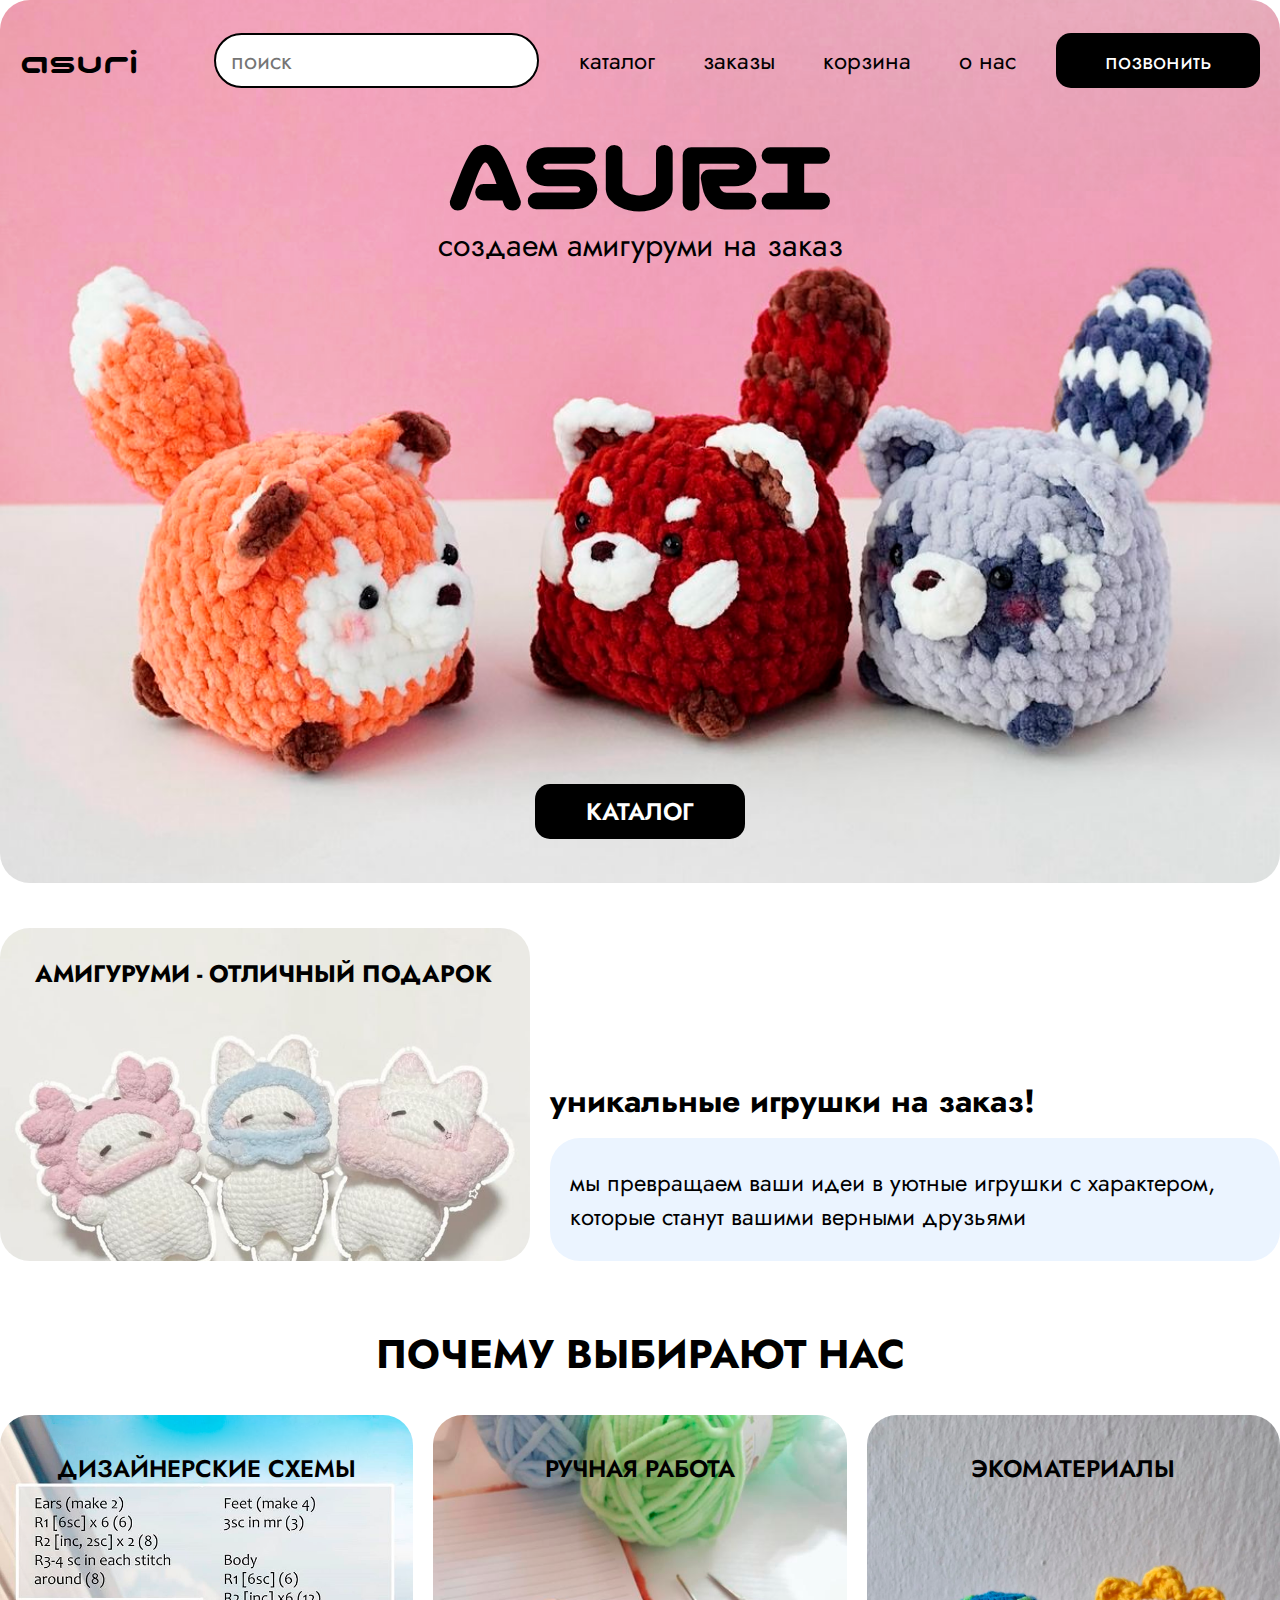
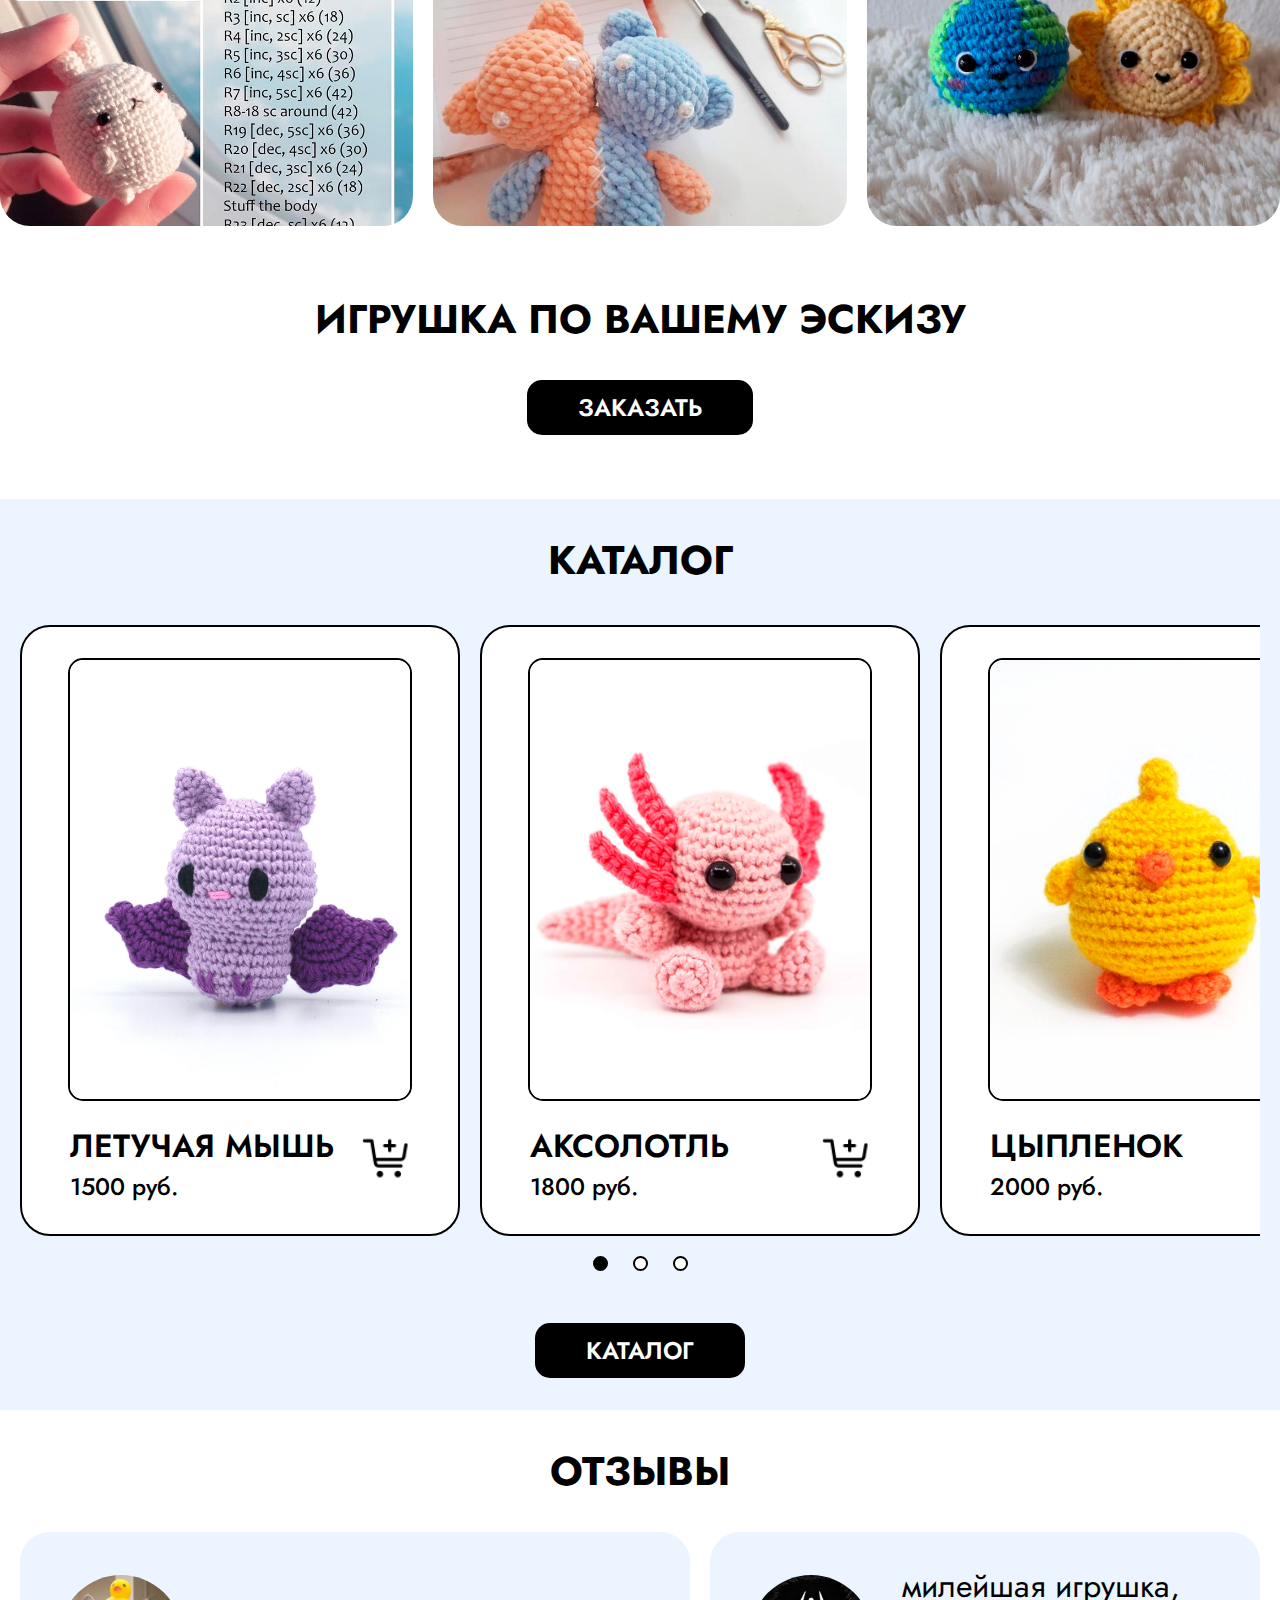
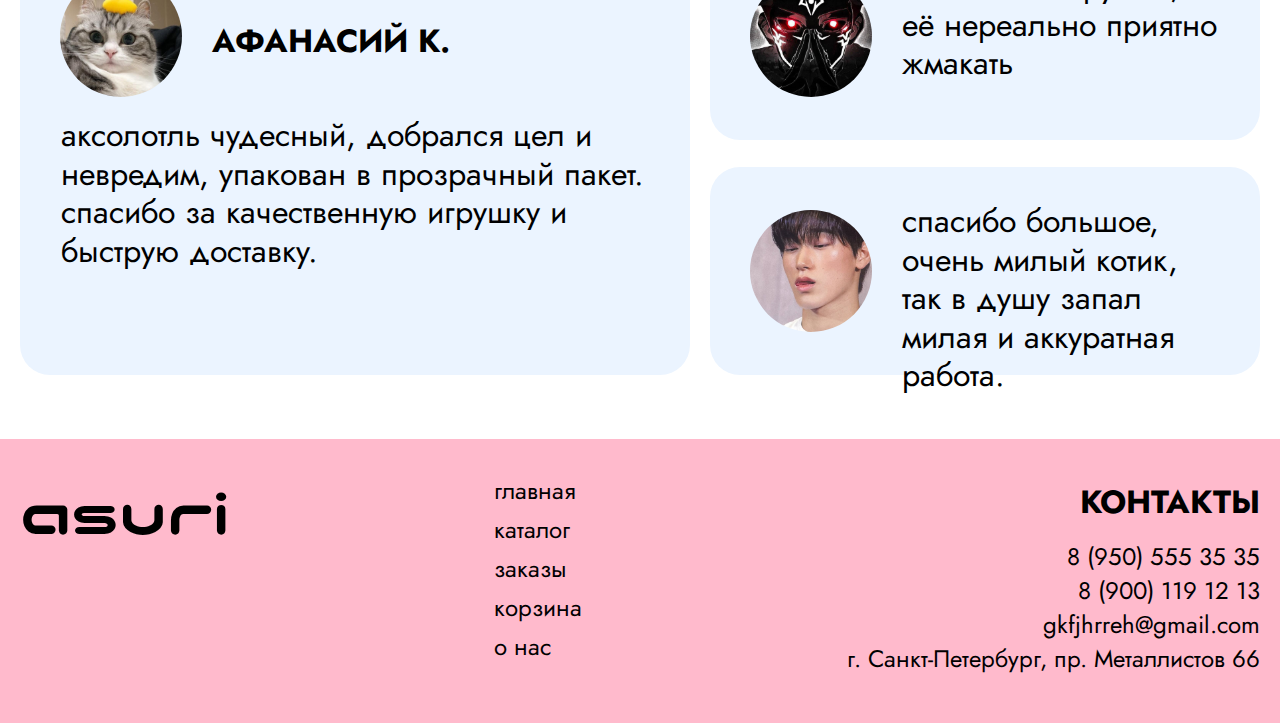
<file: index.html>
﻿<!DOCTYPE html>
<html lang="ru">
<head>
    <meta charset="UTF-8">
    <meta name="viewport" content="width=device-width, initial-scale=1.0">
    <title>ASURI | главная</title>
    <link href="https://fonts.googleapis.com/css2?family=Jost:wght@400;500;600;700&display=swap&subset=cyrillic" rel="stylesheet">
    <link rel="stylesheet" href="style.css">
</head>
<body>
    <div class="figure-container">
        <button class="catalog-btn">каталог</button>
    </div>

    <header class="header">
        <a href="index.html" class="logo">asuri</a>

        <div class="header-content">
            <input type="text" class="search-input" placeholder="поиск">
            <nav class="navigation">
                <a href="cataloge.html" class="nav-link">каталог</a>
                <a href="zakaz.html" class="nav-link">заказы</a>
                <a href="#" class="nav-link">корзина</a>
                <a href="#" class="nav-link">о нас</a>
            </nav>
            <button class="callback-btn">позвонить</button>
        </div>

        <button class="menu-toggle" id="menuToggle">
            <span></span>
            <span></span>
            <span></span>
        </button>
    </header>

    <h2 class="main-title">ASURI</h2>
    <p class="subtitle">создаем амигуруми на заказ</p>

    <main>
        <div class="content-block">
            <div class="content-wrapper">
                <figure class="image-section">
                    <img src="images/f1.jpg" alt="Амигуруми" class="content-image">
                    <figcaption class="image-overlay-text">АМИГУРУМИ - ОТЛИЧНЫЙ ПОДАРОК</figcaption>
                </figure>
                <section class="text-content">
                    <h3 class="unique-title">уникальные игрушки на заказ!</h3>
                    <div class="description-box">
                        <p class="description-text">мы превращаем ваши идеи в уютные игрушки с характером, которые станут вашими верными друзьями</p>
                    </div>
                </section>
            </div>
        </div>

            <section class="features">
                <h2 class="features-title">ПОЧЕМУ ВЫБИРАЮТ НАС</h2>
                <div class="features-container">
                    <figure class="feature-item">
                        <img src="images/sx.png" alt="Дизайнерские схемы" class="feature-image">
                        <figcaption class="feature-text">ДИЗАЙНЕРСКИЕ СХЕМЫ</figcaption>
                    </figure>
                    <figure class="feature-item">
                        <img src="images/rr.png" alt="Ручная работа" class="feature-image">
                        <figcaption class="feature-text">РУЧНАЯ РАБОТА</figcaption>
                    </figure>
                    <figure class="feature-item">
                        <img src="images/eco.png" alt="Экоматериалы" class="feature-image">
                        <figcaption class="feature-text">ЭКОМАТЕРИАЛЫ</figcaption>
                    </figure>
                </div>
            </section>

            <section class="custom-order-section">
                <h2 class="custom-order-title">ИГРУШКА ПО ВАШЕМУ ЭСКИЗУ</h2>
                <button class="order-btn">ЗАКАЗАТЬ</button>
            </section>

            <section class="catalog-section">
                <h2 class="catalog-title">КАТАЛОГ</h2>
                <div class="products-carousel">
                    <div class="carousel-track" id="carouselTrack">

                        <article class="product-card">
                            <img src="images/k1.png" alt="ЛЕТУЧАЯ МЫШЬ" class="product-image">
                            <h3 class="product-name">ЛЕТУЧАЯ МЫШЬ</h3>
                            <p class="product-price">1500 руб.</p>
                            <button class="cart-btn">
                                <img src="images/kor.svg" alt="иконка" class="cart-icon">
                            </button>
                        </article>

                        <article class="product-card">
                            <img src="images/k2.png" alt="АКСОЛОТЛЬ" class="product-image">
                            <h3 class="product-name">АКСОЛОТЛЬ</h3>
                            <p class="product-price">1800 руб.</p>
                            <button class="cart-btn">
                                <img src="images/kor.svg" alt="иконка" class="cart-icon">
                            </button>
                        </article>

                        <article class="product-card">
                            <img src="images/k3.png" alt="ЦЫПЛЕНОК" class="product-image">
                            <h3 class="product-name">ЦЫПЛЕНОК</h3>
                            <p class="product-price">2000 руб.</p>
                            <button class="cart-btn">
                                <img src="images/kor.svg" alt="иконка" class="cart-icon">
                            </button>
                        </article>

                        <article class="product-card">
                            <img src="images/k4.png" alt="АКУЛА" class="product-image">
                            <h3 class="product-name">АКУЛА</h3>
                            <p class="product-price">1700 руб.</p>
                            <button class="cart-btn">
                                <img src="images/kor.svg" alt="иконка" class="cart-icon">
                            </button>
                        </article>

                        <article class="product-card">
                            <img src="images/k5.png" alt="КОТИК" class="product-image">
                            <h3 class="product-name">КОТИК</h3>
                            <p class="product-price">1900 руб.</p>
                            <button class="cart-btn">
                                <img src="images/kor.svg" alt="иконка" class="cart-icon">
                            </button>
                        </article>

                        <article class="product-card">
                            <img src="images/k6.png" alt="ЗАЯЦ" class="product-image">
                            <h3 class="product-name">ЗАЯЦ</h3>
                            <p class="product-price">1600 руб.</p>
                            <button class="cart-btn">
                                <img src="images/kor.svg" alt="иконка" class="cart-icon">
                            </button>
                        </article>

                        <article class="product-card">
                            <img src="images/k7.png" alt="ПИНГВИН" class="product-image">
                            <h3 class="product-name">ПИНГВИН</h3>
                            <p class="product-price">2100 руб.</p>
                            <button class="cart-btn">
                                <img src="images/kor.svg" alt="иконка" class="cart-icon">
                            </button>
                        </article>

                        <article class="product-card">
                            <img src="images/k8.png" alt="КРАБ" class="product-image">
                            <h3 class="product-name">КРАБ</h3>
                            <p class="product-price">1750 руб.</p>
                            <button class="cart-btn">
                                <img src="images/kor.svg" alt="иконка" class="cart-icon">
                            </button>
                        </article>

                        <article class="product-card">
                            <img src="images/k2.png" alt="АКСОЛОТЛЬ" class="product-image">
                            <h3 class="product-name">АКСОЛОТЛЬ</h3>
                            <p class="product-price">1950 руб.</p>
                            <button class="cart-btn">
                                <img src="images/kor.svg" alt="иконка" class="cart-icon">
                            </button>
                        </article>
                    </div>

                    <nav class="pagination">
                        <button class="pagination-dot active" data-slide="0"></button>
                        <button class="pagination-dot" data-slide="1"></button>
                        <button class="pagination-dot" data-slide="2"></button>
                    </nav>
                </div>
                <button class="catalog-section-btn">каталог</button>
            </section>

            <section class="reviews-section">
                <h2 class="reviews-title">ОТЗЫВЫ</h2>
                <div class="reviews-content">
                    <article class="review-block large">
                        <img src="images/a1.jpg" alt="Аватар" class="review-avatar">
                        <h3 class="review-author">АФАНАСИЙ К.</h3>
                        <p class="review-text">аксолотль чудесный, добрался цел и невредим, упакован в прозрачный пакет. спасибо за качественную игрушку и быструю доставку.</p>
                    </article>

                    <div class="review-column">
                        <div class="review-block small">
                            <img src="images/a2.jpg" alt="Аватар" class="review-avatar">
                            <p class="review-text">милейшая игрушка, её нереально приятно жмакать</p>
                        </div>
                        <div class="review-block small">
                            <img src="images/a3.jpg" alt="Аватар" class="review-avatar">
                            <p class="review-text">спасибо большое, очень милый котик, так в душу запал милая и аккуратная работа.</p>
                        </div>
                    </div>
                </div>
            </section>
</main>

    <footer class="footer">
        <div class="footer-content">
            <div class="footer-logo">asuri</div>

            <nav class="footer-nav">
                <a href="index.html" class="footer-nav-item">главная</a>
                <a href="cataloge.html" class="footer-nav-item">каталог</a>
                <a href="zakaz.html" class="footer-nav-item">заказы</a>
                <a href="#" class="footer-nav-item">корзина</a>
                <a href="#" class="footer-nav-item">о нас</a>
            </nav>


            <div class="footer-contacts">
                <h3 class="contacts-title">КОНТАКТЫ</h3>
                <p class="contact-item">8 (950) 555 35 35</p>
                <p class="contact-item">8 (900) 119 12 13</p>
                <p class="contact-item">gkfjhrreh@gmail.com</p>
                <p class="contact-item">г. Санкт-Петербург, пр. Металлистов 66</p>
            </div>
        </div>
    </footer>

    <script>
        document.getElementById('menuToggle').addEventListener('click', function () {
            document.querySelector('.header-content').classList.toggle('active');
            this.classList.toggle('active');
        });

        document.addEventListener('DOMContentLoaded', function () {
            const track = document.getElementById('carouselTrack');
            const dotsContainer = document.querySelector('.pagination');
            const cardWidth = 440 + 20;

            if (!track || !dotsContainer) return;

            function initCarousel() {
                const containerWidth = track.parentElement.offsetWidth;
                let visibleCards;

                if (containerWidth >= 1200) {
                    visibleCards = 3;
                } else if (containerWidth >= 768) {
                    visibleCards = 2;
                } else {
                    visibleCards = 1;
                }

                const totalCards = track.children.length;
                const totalSlides = Math.ceil(totalCards / visibleCards);

                updatePagination(totalSlides);

                const dots = document.querySelectorAll('.pagination-dot');
                dots.forEach(dot => {
                    dot.addEventListener('click', function () {
                        const slideIndex = parseInt(this.getAttribute('data-slide'));
                        const translateX = -slideIndex * visibleCards * cardWidth;
                        track.style.transform = `translateX(${translateX}px)`;

                        dots.forEach(d => d.classList.remove('active'));
                        this.classList.add('active');
                    });
                });
            }

            function updatePagination(totalSlides) {
                dotsContainer.innerHTML = '';

                for (let i = 0; i < totalSlides; i++) {
                    const dot = document.createElement('button');
                    dot.className = 'pagination-dot' + (i === 0 ? ' active' : '');
                    dot.setAttribute('data-slide', i);
                    dotsContainer.appendChild(dot);
                }
            }

            initCarousel();
            window.addEventListener('resize', initCarousel);
        });
    </script>
</body>
</html>
</file>
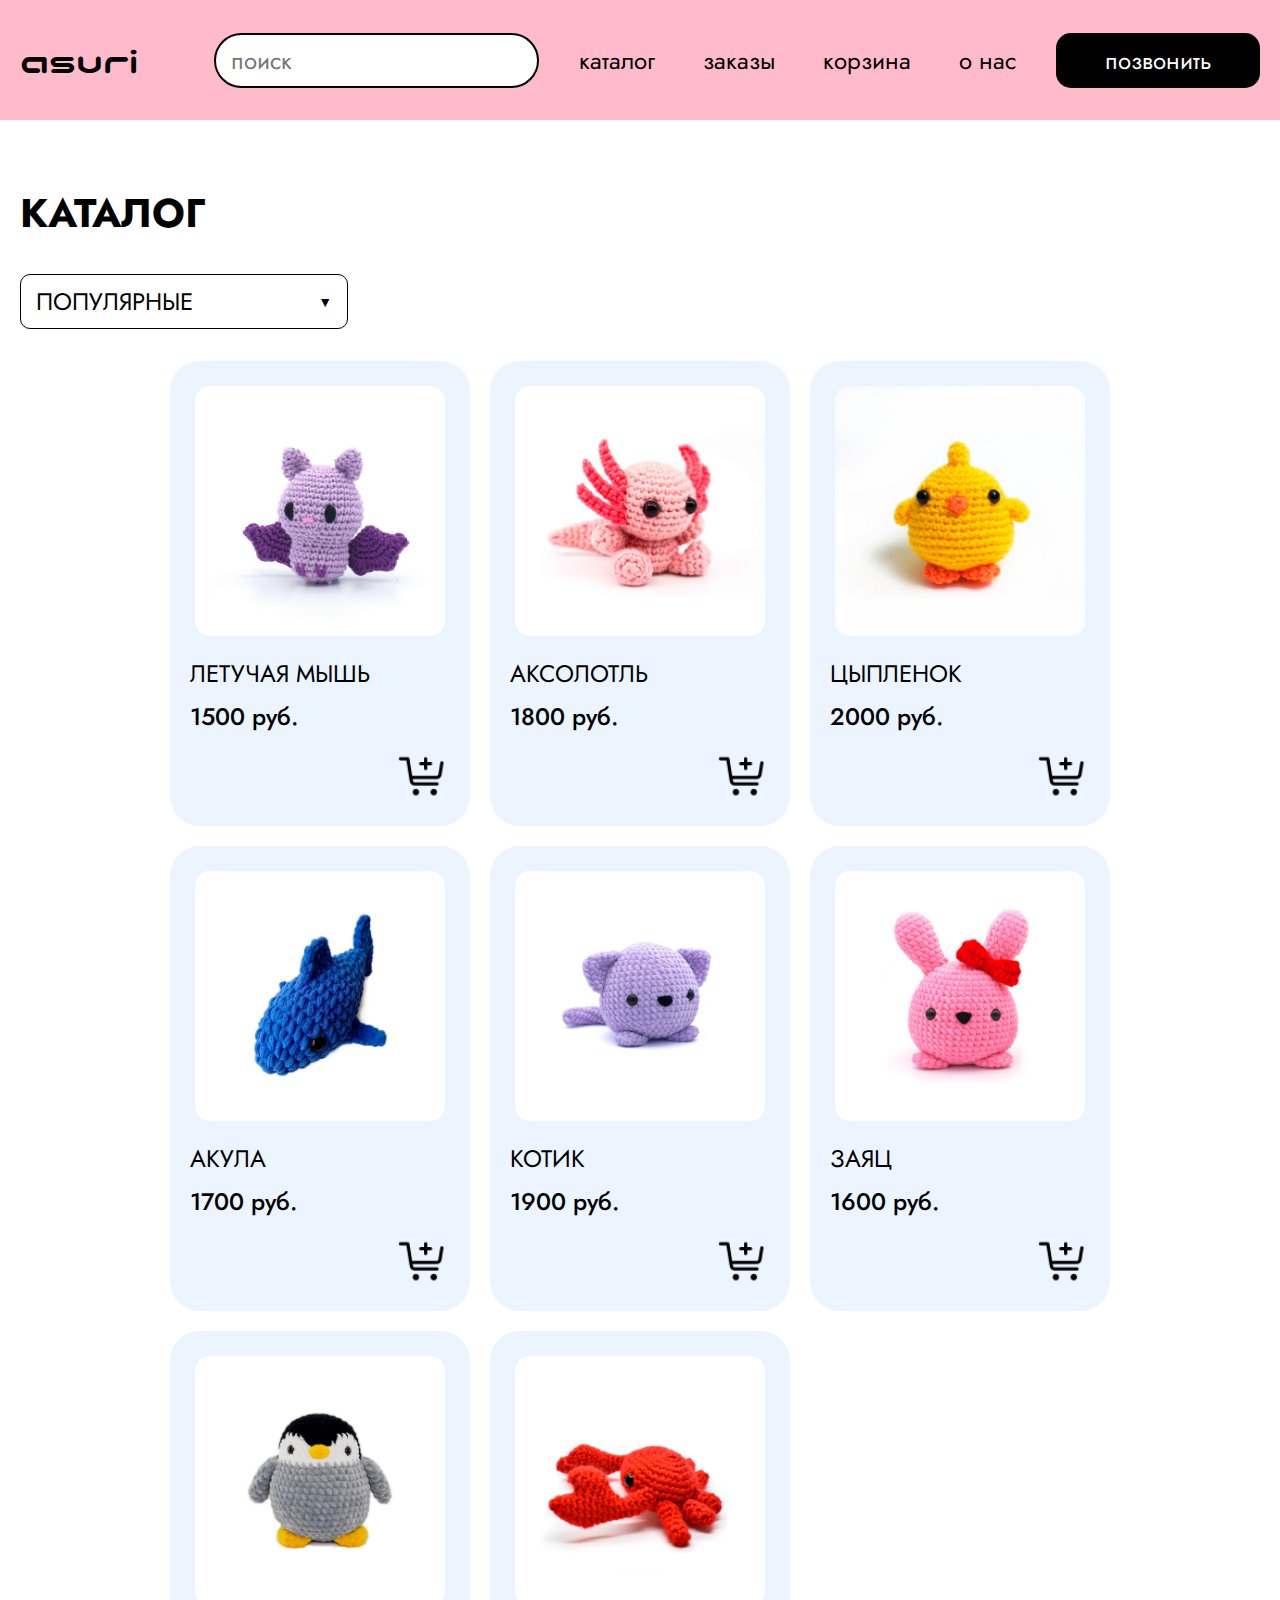
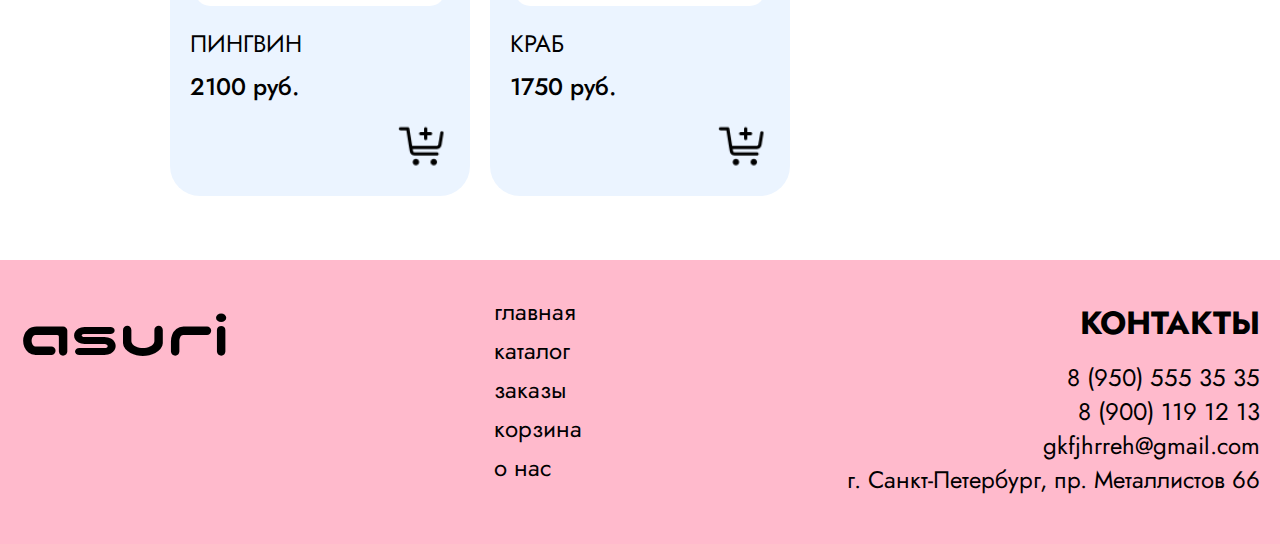
<file: cataloge.html>
<!DOCTYPE html>
<html lang="ru">
<head>
    <meta charset="UTF-8">
    <meta name="viewport" content="width=device-width, initial-scale=1.0">
    <title>ASURI | каталог</title>
    <link href="https://fonts.googleapis.com/css2?family=Jost:wght@400;500;600;700&display=swap&subset=cyrillic" rel="stylesheet">
    <link rel="stylesheet" href="stylecataloge.css">
</head>
<body>
    <header class="header">
        <div class="header-background">
            <div class="header-content-wrapper">
                <a href="index.html" class="logo">asuri</a>

                <div class="header-content">
                    <input type="text" class="search-input" placeholder="поиск">
                    <nav class="navigation">
                        <a href="cataloge.html" class="nav-link">каталог</a>
                        <a href="zakaz.html" class="nav-link">заказы</a>
                        <a href="#" class="nav-link">корзина</a>
                        <a href="#" class="nav-link">о нас</a>
                    </nav>
                    <button class="callback-btn">позвонить</button>
                </div>
            </div>
        </div>
    </header>

    <main class="catalog-page">
        <h2 class="catalog-title">КАТАЛОГ</h2>

        <div class="dropdown">
            <button class="dropdown-toggle" id="dropdownToggle">ПОПУЛЯРНЫЕ</button>
            <div class="dropdown-menu" id="dropdownMenu">
                <a href="#" class="dropdown-item">популярные</a>
                <a href="#" class="dropdown-item">новые</a>
                <a href="#" class="dropdown-item">дешевле</a>
                <a href="#" class="dropdown-item">дороже</a>
            </div>
        </div>

        <div class="catalog-grid">
            <article class="catalog-card">
                <img src="images/k1.png" alt="ЛЕТУЧАЯ МЫШЬ" class="catalog-image">
                <h3 class="catalog-name">ЛЕТУЧАЯ МЫШЬ</h3>
                <p class="catalog-price">1500 руб.</p>
                <button class="catalog-cart-btn">
                    <img src="images/kor.svg" alt="иконка корзины" class="cart-icon cart-icon-default">
                    <img src="images/korz.svg" alt="иконка добавлено" class="cart-icon cart-icon-active">
                </button>
            </article>

            <article class="catalog-card">
                <img src="images/k2.png" alt="АКСОЛОТЛЬ" class="catalog-image">
                <h3 class="catalog-name">АКСОЛОТЛЬ</h3>
                <p class="catalog-price">1800 руб.</p>
                <button class="catalog-cart-btn">
                    <img src="images/kor.svg" alt="иконка корзины" class="cart-icon cart-icon-default">
                    <img src="images/korz.svg" alt="иконка добавлено" class="cart-icon cart-icon-active">
                </button>
            </article>

            <article class="catalog-card">
                <img src="images/k3.png" alt="ЦЫПЛЕНОК" class="catalog-image">
                <h3 class="catalog-name">ЦЫПЛЕНОК</h3>
                <p class="catalog-price">2000 руб.</p>
                <button class="catalog-cart-btn">
                    <img src="images/kor.svg" alt="иконка корзины" class="cart-icon cart-icon-default">
                    <img src="images/korz.svg" alt="иконка добавлено" class="cart-icon cart-icon-active">
                </button>
            </article>

                <article class="catalog-card">
                    <img src="images/k4.png" alt="АКУЛА" class="catalog-image">
                    <h3 class="catalog-name">АКУЛА</h3>
                    <p class="catalog-price">1700 руб.</p>
                    <button class="catalog-cart-btn">
                        <img src="images/kor.svg" alt="иконка корзины" class="cart-icon cart-icon-default">
                        <img src="images/korz.svg" alt="иконка добавлено" class="cart-icon cart-icon-active">
                    </button>
                </article>

                <article class="catalog-card">
                    <img src="images/k5.png" alt="КОТИК" class="catalog-image">
                    <h3 class="catalog-name">КОТИК</h3>
                    <p class="catalog-price">1900 руб.</p>
                    <button class="catalog-cart-btn">
                        <img src="images/kor.svg" alt="иконка корзины" class="cart-icon cart-icon-default">
                        <img src="images/korz.svg" alt="иконка добавлено" class="cart-icon cart-icon-active">
                    </button>
                </article>

                <article class="catalog-card">
                    <img src="images/k6.png" alt="ЗАЯЦ" class="catalog-image">
                    <h3 class="catalog-name">ЗАЯЦ</h3>
                    <p class="catalog-price">1600 руб.</p>
                    <button class="catalog-cart-btn">
                        <img src="images/kor.svg" alt="иконка корзины" class="cart-icon cart-icon-default">
                        <img src="images/korz.svg" alt="иконка добавлено" class="cart-icon cart-icon-active">
                    </button>
                </article>

                <article class="catalog-card">
                    <img src="images/k7.png" alt="ПИНГВИН" class="catalog-image">
                    <h3 class="catalog-name">ПИНГВИН</h3>
                    <p class="catalog-price">2100 руб.</p>
                    <button class="catalog-cart-btn">
                        <img src="images/kor.svg" alt="иконка корзины" class="cart-icon cart-icon-default">
                        <img src="images/korz.svg" alt="иконка добавлено" class="cart-icon cart-icon-active">
                    </button>
                </article>

                <article class="catalog-card">
                    <img src="images/k8.png" alt="КРАБ" class="catalog-image">
                    <h3 class="catalog-name">КРАБ</h3>
                    <p class="catalog-price">1750 руб.</p>
                    <button class="catalog-cart-btn">
                        <img src="images/kor.svg" alt="иконка корзины" class="cart-icon cart-icon-default">
                        <img src="images/korz.svg" alt="иконка добавлено" class="cart-icon cart-icon-active">
                    </button>
                </article>
        </div>
    </main>

    <footer class="footer">
        <div class="footer-content">
            <div class="footer-logo">asuri</div>

            <nav class="footer-nav">
                <a href="index.html" class="footer-nav-item">главная</a>
                <a href="cataloge.html" class="footer-nav-item">каталог</a>
                <a href="zakaz.html" class="footer-nav-item">заказы</a>
                <a href="#" class="footer-nav-item">корзина</a>
                <a href="#" class="footer-nav-item">о нас</a>
            </nav>

            <div class="footer-contacts">
                <h3 class="contacts-title">КОНТАКТЫ</h3>
                <p class="contact-item">8 (950) 555 35 35</p>
                <p class="contact-item">8 (900) 119 12 13</p>
                <p class="contact-item">gkfjhrreh@gmail.com</p>
                <p class="contact-item">г. Санкт-Петербург, пр. Металлистов 66</p>
            </div>
        </div>
    </footer>

    <script>
        // дропдаун
        const dropdownToggle = document.getElementById('dropdownToggle');
        const dropdownMenu = document.getElementById('dropdownMenu');

        dropdownToggle.addEventListener('click', function () {
            this.classList.toggle('active');
            dropdownMenu.classList.toggle('active');
        });

        // закрытие дропдауна при клике вне его
        document.addEventListener('click', function (event) {
            if (!dropdownToggle.contains(event.target) && !dropdownMenu.contains(event.target)) {
                dropdownToggle.classList.remove('active');
                dropdownMenu.classList.remove('active');
            }
        });

        // обработка выбора пункта
        const dropdownItems = document.querySelectorAll('.dropdown-item');
        dropdownItems.forEach(item => {
            item.addEventListener('click', function (e) {
                e.preventDefault();
                dropdownToggle.textContent = this.textContent;
                dropdownToggle.classList.remove('active');
                dropdownMenu.classList.remove('active');
            });
        });

        // анимация
        const cartButtons = document.querySelectorAll('.catalog-cart-btn');

        cartButtons.forEach(button => {
            button.addEventListener('click', function () {
                // состояние актив/неактив
                this.classList.toggle('active');

                // анимация
                this.classList.add('animate');

                // убирается класс анимации после завершения
                setTimeout(() => {
                    this.classList.remove('animate');
                }, 400);
            });
        });
    </script>
</body>
</html>
</file>
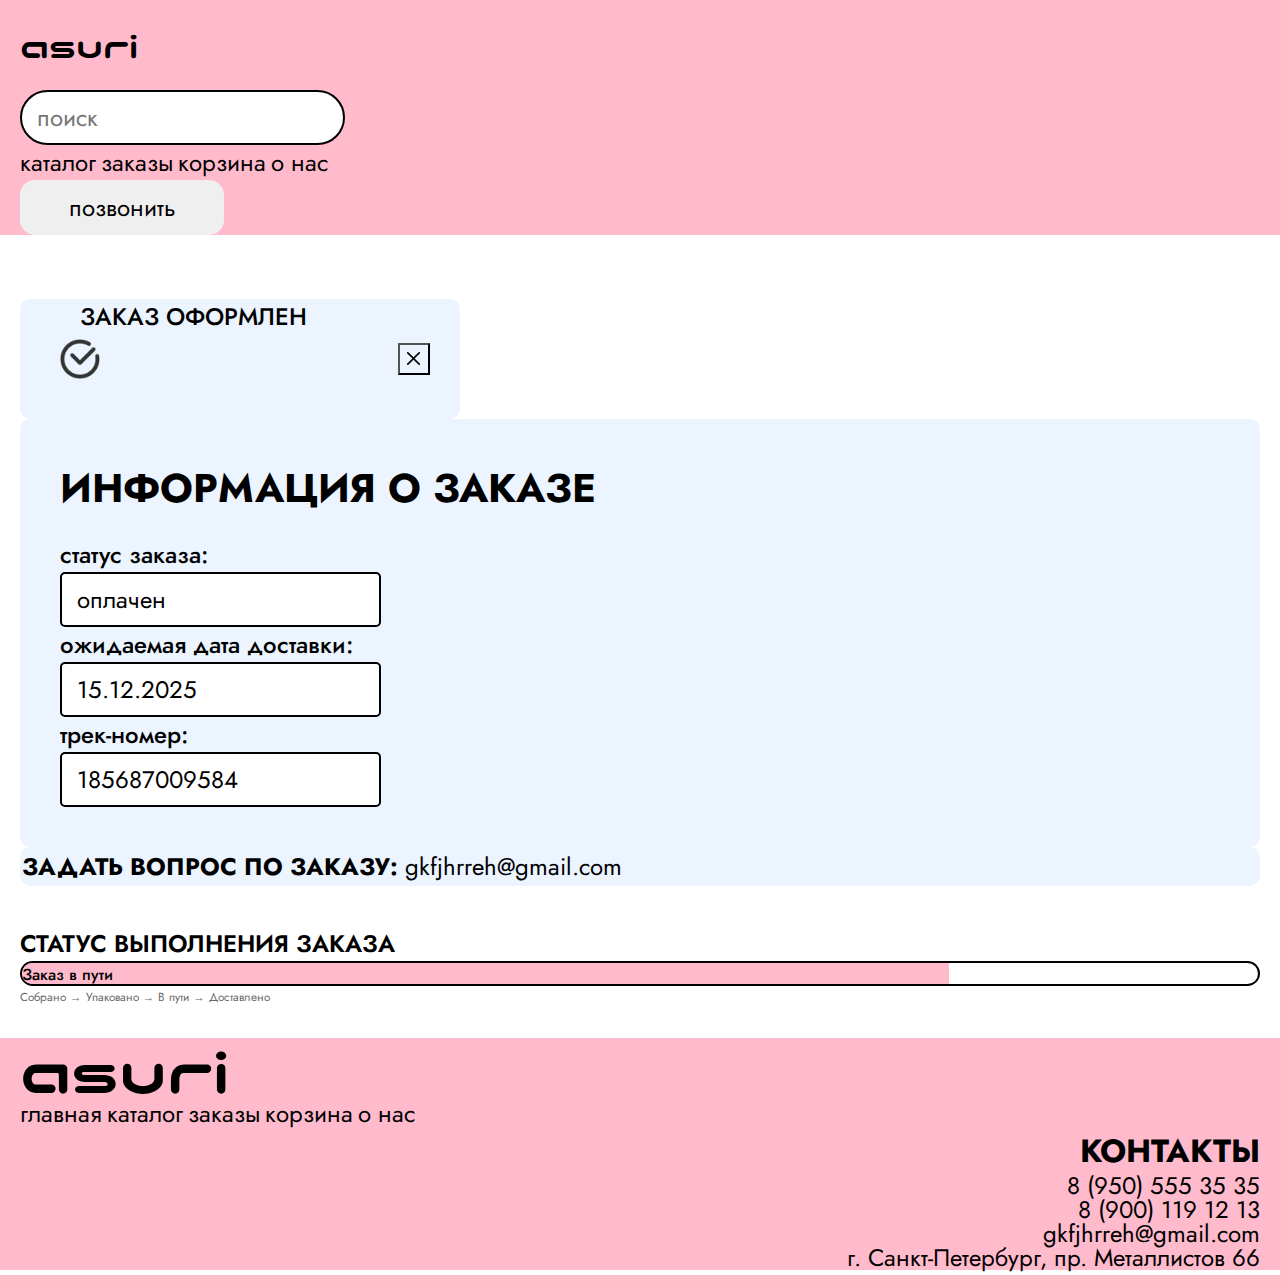
<file: zakaz.html>
<!DOCTYPE html>
<html lang="ru">
<head>
    <meta charset="UTF-8">
    <meta name="viewport" content="width=device-width, initial-scale=1.0">
    <title>ASURI | заказ</title>
    <link href="https://cdn.jsdelivr.net/npm/bootstrap@5.0.1/dist/css/bootstrap.min.css" rel="stylesheet" integrity="sha384-+0n0xVW2eSR5OomGNYDnhzAbDsOXxcvSN1TPprVMTNDbiYZCxYbOOl7+AMvyTG2x" crossorigin="anonymous">
    <link href="https://fonts.googleapis.com/css2?family=Jost:wght@400;500;600;700&display=swap&subset=cyrillic" rel="stylesheet">
    <link rel="stylesheet" href="stylezakaz.css">
</head>
<body>
    <header class="header">
        <div class="header-background">
            <div class="container custom-container">
                <div class="d-flex flex-column flex-md-row justify-content-between align-items-center py-3">
                    <a href="index.html" class="logo mb-4 mb-md-0">asuri</a>
                    <div class="d-flex flex-column flex-md-row align-items-center gap-3 gap-md-4">
                        <div class="search-container">
                            <input type="text" class="search-input" placeholder="поиск">
                        </div>
                        <nav class="navigation d-flex flex-column flex-md-row gap-3 gap-md-4">
                            <a href="cataloge.html" class="nav-link">каталог</a>
                            <a href="zakaz.html" class="nav-link">заказы</a>
                            <a href="#" class="nav-link">корзина</a>
                            <a href="#" class="nav-link">о нас</a>
                        </nav>
                        <!-- Components/Buttons -->
                        <button class="callback-btn btn btn-dark">позвонить</button>
                    </div>
                </div>
            </div>
        </div>
    </header>

    <main class="container custom-container my-5">

        <div class="row justify-content-center mb-5">

            <div class="col-lg-6 col-md-8 d-flex justify-content-center">

                <div class="order-confirmed-box alert alert-info alert-dismissible fade show d-flex align-items-center" role="alert">
                    <div class="order-image">
                        <img src="images/gg.svg" alt="галочка" class="img-fluid">
                    </div>
                    <div class="order-text flex-grow-1 text-center">

                        <span class="order-title">ЗАКАЗ ОФОРМЛЕН</span>
                    </div>
                    <button type="button" class="btn-close" data-bs-dismiss="alert" aria-label="Close"></button>
                </div>
            </div>
        </div>

        <div class="order-info-container mb-4">
            <div class="order-info-content">
                <h2 class="order-info-title mb-4">ИНФОРМАЦИЯ О ЗАКАЗЕ</h2>

                <div class="info-fields">
                    <div class="row mb-3 align-items-center">

                        <div class="col-md-4">
                            <label class="info-label">статус заказа:</label>
                        </div>
                        <div class="col-md-8">

                            <input type="text" class="form-control" value="оплачен" readonly>
                        </div>
                    </div>

                    <div class="row mb-3 align-items-center">
                        <div class="col-md-4">
                            <label class="info-label">ожидаемая дата доставки:</label>
                        </div>
                        <div class="col-md-8">
                            <input type="text" class="form-control" value="15.12.2025" readonly>
                        </div>
                    </div>

                    <div class="row align-items-center">
                        <div class="col-md-4">
                            <label class="info-label">трек-номер:</label>
                        </div>
                        <div class="col-md-8">
                            <input type="text" class="form-control" value="185687009584" readonly>
                        </div>
                    </div>
                </div>
            </div>
        </div>


        <div class="alert alert-info mt-4 mb-5 text-center" role="alert">

            <strong>ЗАДАТЬ ВОПРОС ПО ЗАКАЗУ:</strong> gkfjhrreh@gmail.com
        </div>

        <!-- Components/Progress \ прогресс бар -->
        <div class="progress-container mt-5">
            <h3 class="progress-title text-center mb-3">СТАТУС ВЫПОЛНЕНИЯ ЗАКАЗА</h3>
            <div class="progress" style="height: 25px;">

                <div class="progress-bar progress-bar-striped progress-bar-animated" role="progressbar"
                     style="width: 75%;" aria-valuenow="75" aria-valuemin="0" aria-valuemax="100">
                    Заказ в пути
                </div>
            </div>
            <div class="progress-steps mt-3 text-center">

                <small> Собрано → Упаковано → В пути → Доставлено</small>
            </div>
        </div>
    </main>

    <!-- Components/Footer -->
    <footer class="footer mt-5">
        <div class="container custom-container">
            <div class="row align-items-start py-4">
                <div class="col-lg-3 col-md-6 mb-4 mb-md-0">
                    <div class="footer-logo">asuri</div>
                </div>
                <div class="col-lg-3 col-md-6 mb-4 mb-md-0">
                    <nav class="footer-nav d-flex flex-column">
                        <a href="index.html" class="footer-nav-item mb-2">главная</a>
                        <a href="cataloge.html" class="footer-nav-item mb-2">каталог</a>
                        <a href="zakaz.html" class="footer-nav-item mb-2">заказы</a>
                        <a href="#" class="footer-nav-item mb-2">корзина</a>
                        <a href="#" class="footer-nav-item">о нас</a>
                    </nav>
                </div>
                <div class="col-lg-6 col-md-12 text-md-end">
                    <div class="footer-contacts">
                        <h3 class="contacts-title mb-3">КОНТАКТЫ</h3>
                        <p class="contact-item mb-2">8 (950) 555 35 35</p>
                        <p class="contact-item mb-2">8 (900) 119 12 13</p>
                        <p class="contact-item mb-2">gkfjhrreh@gmail.com</p>
                        <p class="contact-item">г. Санкт-Петербург, пр. Металлистов 66</p>
                    </div>
                </div>
            </div>
        </div>
    </footer>

    <script src="https://cdn.jsdelivr.net/npm/bootstrap@5.0.1/dist/js/bootstrap.bundle.min.js" integrity="sha384-gtEjrD/SeCtmISkJkNUaaKMoLD0//ElJ19smozuHV6z3Iehds+3Ulb9Bn9Plx0x4" crossorigin="anonymous"></script>
</body>
</html>
</file>
<file: style.css>
@font-face {
    font-family: 'Nico Moji';
    src: url('fonts/NicoMoji-Regular.ttf') format('truetype');
    font-display: swap;
}

* {
    margin: 0;
    padding: 0;
    box-sizing: border-box;
}

body {
    font-family: 'Jost', sans-serif;
    background-color: #fff;
    min-height: 100vh;
    position: relative;
}

.figure-container {
    position: absolute;
    top: 0;
    left: 50%;
    transform: translateX(-50%);
    width: 100%;
    max-width: 1360px;
    height: 883px;
    z-index: -1;
    background: #f0f0f0 url('images/fon.png') no-repeat center 50%;
    background-size: cover;
    border-radius: 30px;
    overflow: hidden;
}

.catalog-btn {
    position: absolute;
    bottom: 44px;
    left: 50%;
    transform: translateX(-50%);
    width: 210px;
    height: 55px;
    background: #000;
    color: #fff;
    border: none;
    border-radius: 15px;
    font-family: 'Jost', sans-serif;
    font-size: 24px;
    font-weight: 600;
    text-transform: uppercase;
}

.header {
    height: auto;
    min-height: 90px;
    display: flex;
    flex-direction: row;
    align-items: center;
    justify-content: space-between;
    padding: 15px 20px;
    max-width: 1360px;
    margin: 0 auto;
    position: relative;
    flex-wrap: wrap;
}

.logo {
    font-family: 'Nico Moji', sans-serif;
    font-size: 36px;
    text-transform: lowercase;
    line-height: 90px;
}

.header-content {
    display: flex;
    align-items: center;
    gap: 20px;
    flex-wrap: wrap;
}

.search-input {
    width: 325px;
    height: 55px;
    border: 2px solid #000;
    border-radius: 30px;
    padding: 0 15px;
    font-family: 'Jost', sans-serif;
    font-size: 24px;
    outline: none;
}

.navigation {
    display: flex;
    gap: 48px;
    margin: 0 20px;
    flex-wrap: wrap;
}

.nav-link {
    font-family: 'Jost', sans-serif;
    font-size: 24px;
    text-decoration: none;
    color: #000;
    white-space: nowrap;
}

.callback-btn {
    width: 204px;
    height: 55px;
    background: #000;
    color: #fff;
    border: none;
    border-radius: 15px;
    font-family: 'Jost', sans-serif;
    font-size: 24px;
    cursor: pointer;
}

.menu-toggle {
    display: none;
    flex-direction: column;
    justify-content: space-between;
    width: 30px;
    height: 21px;
    background: none;
    border: none;
    cursor: pointer;
    z-index: 1000;
}


    .menu-toggle span {
        display: block;
        height: 3px;
        width: 100%;
        background-color: #000;
        border-radius: 3px;
        transition: all 0.3s ease;
    }

.main-title {
    font-family: 'Nico Moji', sans-serif;
    font-size: clamp(48px, 8vw, 128px);
    text-transform: uppercase;
    text-align: center;
    line-height: 1;
    margin: 0 auto;
    padding: 0 20px;
    max-width: 1360px;
}

.subtitle {
    font-family: 'Jost', sans-serif;
    font-size: clamp(20px, 2.5vw, 32px);
    text-align: center;
    margin: 0 auto;
    max-width: 1360px;
}

.content-block {
    max-width: 1360px;
    margin: 660px auto 0;
}

.content-wrapper {
    display: flex;
    align-items: flex-end;
    gap: 20px;
    flex-wrap: wrap;
}

.image-section {
    position: relative;
    width: 440px;
    height: 333px;
    border-radius: 30px;
    overflow: hidden;
    flex-shrink: 0;
    flex: 1 1 300px;
}

.content-image {
    width: 100%;
    height: 100%;
    object-fit: cover;
    object-position: center 10%;
}

.image-overlay-text {
    position: absolute;
    top: 20px;
    left: 20px;
    font-family: 'Jost', sans-serif;
    font-size: 24px;
    font-weight: 700;
    color: #000;
    padding: 8px 15px;
    border-radius: 10px;
}

.text-content {
    display: flex;
    flex-direction: column;
    gap: 14px;
    flex: 1 1 500px;
}

.unique-title {
    font-family: 'Jost', sans-serif;
    font-size: clamp(24px, 3vw, 32px);
    font-weight: 700;
    color: #000;
}

.description-box {
    width: 100%;
    max-width: 900px;
    height: auto;
    min-height: 123px;
    background-color: #EBF4FF;
    border-radius: 30px;
    display: flex;
    align-items: center;
    padding: 20px;
}

.description-text {
    font-family: 'Jost', sans-serif;
    font-size: clamp(18px, 2vw, 24px);
    line-height: 1.4;
}

.features {
    max-width: 1360px;
    margin: 64px auto 0;
}

.features-title {
    font-family: 'Jost', sans-serif;
    font-size: clamp(28px, 4vw, 40px);
    font-weight: 700;
    text-align: center;
    margin-bottom: 32px;
}

.features-container {
    display: flex;
    justify-content: space-between;
    gap: 20px;
    flex-wrap: wrap;
}

.feature-item {
    flex: 1 1 300px;
    position: relative;
    border-radius: 30px;
    overflow: hidden;
    height: 411px;
    min-width: 300px;
}

.feature-image {
    width: 100%;
    height: 100%;
    object-fit: cover;
    object-position: center 5%;
}

.feature-text {
    position: absolute;
    top: 24px;
    left: 50%;
    transform: translateX(-50%);
    font-family: 'Jost', sans-serif;
    font-size: 24px;
    font-weight: 600;
    color: #000;
    padding: 12px 20px;
    border-radius: 10px;
    text-align: center;
    white-space: nowrap;
}

.custom-order-section {
    max-width: 1360px;
    margin: 64px auto 0;
    text-align: center;
    display: flex;
    flex-direction: column;
    align-items: center;
    gap: 32px;
    padding: 0 20px;
}

.custom-order-title {
    font-family: 'Jost', sans-serif;
    font-size: clamp(28px, 4vw, 40px);
    font-weight: 700;
}

.order-btn {
    width: 226px;
    height: 55px;
    background: #000;
    color: #fff;
    border: none;
    border-radius: 15px;
    font-family: 'Jost', sans-serif;
    font-size: 24px;
    font-weight: 600;
    cursor: pointer;
    transition: all 0.3s ease;
}

    .order-btn:hover {
        background: #333;
    }

.catalog-section {
    width: 100%;
    background-color: #EBF4FF;
    padding: 32px 20px 0;
    margin-top: 64px;
    height: auto;
    min-height: 887px;
    position: relative;
    text-align: center;
}

.catalog-title {
    font-family: 'Jost', sans-serif;
    font-size: clamp(28px, 4vw, 40px);
    font-weight: 700;
    margin-bottom: 36px;
}

.products-carousel {
    max-width: 1360px;
    height: auto;
    margin: 0 auto;
    overflow: hidden;
    position: relative;
}

.carousel-track {
    display: flex;
    gap: 20px;
    transition: transform 0.5s ease;
    width: max-content;
}

.product-card {
    width: 440px;
    height: 611px;
    background: #fff;
    border-radius: 30px;
    position: relative;
    padding: 31px 48px 24px;
    display: flex;
    flex-direction: column;
    align-items: center;
    flex-shrink: 0;
    border: 2px solid #000;
}

.product-image {
    width: 344px;
    height: 443px;
    border-radius: 15px;
    object-fit: cover;
    border: 2px solid #000;
    margin-bottom: 26px;
}

.product-name {
    font-family: 'Jost', sans-serif;
    font-size: 32px;
    font-weight: 600;
    position: absolute;
    left: 48px;
    bottom: 65px;
}

.product-price {
    font-family: 'Jost', sans-serif;
    font-size: 24px;
    font-weight: 500;
    position: absolute;
    left: 48px;
    bottom: 30px;
}

.cart-btn {
    position: absolute;
    left: 340px;
    bottom: 51px;
    width: 52px;
    height: 52px;
    background: none;
    border: none;
    cursor: pointer;
}

.cart-icon {
    width: 100%;
    height: 100%;
}

.pagination {
    display: flex;
    justify-content: center;
    gap: 25px;
    margin: 20px 0;
}

.pagination-dot {
    width: 15px;
    height: 15px;
    border-radius: 50%;
    border: 2px solid #000;
    background: #fff;
    cursor: pointer;
    transition: all 0.3s ease;
}

    .pagination-dot.active {
        background: #000;
    }

.catalog-section-btn {
    position: relative;
    margin: 32px auto;
    width: 210px;
    height: 55px;
    background: #000;
    color: #fff;
    border: none;
    border-radius: 15px;
    font-family: 'Jost', sans-serif;
    font-size: 24px;
    font-weight: 600;
    text-transform: uppercase;
    cursor: pointer;
}

.reviews-section {
    width: 100%;
    padding: 32px 20px;
    margin-top: 0;
}

.reviews-title {
    font-family: 'Jost', sans-serif;
    font-size: clamp(28px, 4vw, 40px);
    font-weight: 700;
    text-align: center;
    margin-bottom: 32px;
}

.reviews-content {
    display: flex;
    gap: 20px;
    justify-content: center;
    max-width: 1360px;
    margin: 0 auto;
    flex-wrap: wrap;
    align-items: stretch;
}

.review-block {
    background: #EBF4FF;
    border-radius: 30px;
    position: relative;
}

    .review-block.large {
        width: 100%;
        max-width: 670px;
        height: 443px;
        flex: 1 1 600px;
    }

    .review-block.small {
        width: 100%;
        max-width: 670px;
        height: 208px;
        flex: 1 1 300px;
    }

.review-column {
    display: flex;
    flex-direction: column;
    gap: 27px;
    flex: 1 1 300px;
    min-height: 443px; /* ��� ������ ��� � ������ ����� */
    height: auto;
}
    /* ����� ������ ��������� ������ */
    .review-column .review-block.small {
        flex: 1;
        height: auto;
        min-height: 0;
    }

.review-column {
    flex: 1 1 300px;
    display: flex;
    flex-direction: column;
    gap: 27px;
}

    .review-column .review-block.small {
        flex: 1 1 calc(50% - 13.5px); /* 50% ������ ����� �������� gap */
    }

.review-avatar {
    position: absolute;
    top: 43px;
    left: 40px;
    width: 122px;
    height: 122px;
    border-radius: 50%;
    object-fit: cover;
}

.review-block.large .review-author {
    position: absolute;
    top: 86px;
    left: 192px;
    font-family: 'Jost', sans-serif;
    font-size: clamp(24px, 3vw, 32px);
    font-weight: 700;
    white-space: nowrap;
}

.review-block.large .review-text {
    position: absolute;
    top: 184px;
    left: 41px;
    right: 40px;
    font-family: 'Jost', sans-serif;
    font-size: clamp(20px, 2.5vw, 32px);
    text-align: left;
    line-height: 1.2;
    width: calc(100% - 81px);
    height: 245px;
}

.review-block.small .review-text {
    position: absolute;
    top: 35px;
    left: 192px;
    right: 40px;
    font-family: 'Jost', sans-serif;
    font-size: clamp(20px, 2.5vw, 32px);
    text-align: left;
    line-height: 1.2;
    width: calc(100% - 232px);
    height: 138px;
}

.footer {
    width: 100%;
    height: auto;
    min-height: 284px;
    background-color: #FFBACC;
    margin-top: 32px;
}

.footer-content {
    max-width: 1360px;
    height: 100%;
    margin: 0 auto;
    position: relative;
    padding: 40px 20px;
    display: flex;
    flex-wrap: wrap;
    gap: 40px;
    align-items: flex-start;
    justify-content: space-between;
}

.footer-logo {
    font-family: 'Nico Moji', sans-serif;
    font-size: clamp(36px, 6vw, 64px);
    flex: 0 0 auto;
}

.footer-nav {
    display: flex;
    flex-direction: column;
    gap: 15px;
    flex: 0 0 auto;
}

.footer-nav-item {
    font-family: 'Jost', sans-serif;
    font-size: clamp(18px, 2vw, 24px);
    color: #000;
    text-decoration: none;
    line-height: 1;
    white-space: nowrap;
}


.footer-contacts {
    text-align: right;
    font-style: normal;
    flex: 0 0 auto;
}

.contacts-title {
    font-family: 'Jost', sans-serif;
    font-size: clamp(24px, 3vw, 32px);
    font-weight: 700;
    margin: 0 0 20px 0;
}

.contact-item {
    font-family: 'Jost', sans-serif;
    font-size: clamp(18px, 2vw, 24px);
    margin: 0 0 10px 0;
    line-height: 1;
    font-style: normal;
}

.logo {
    font-family: 'Nico Moji', sans-serif;
    font-size: 36px;
    text-transform: lowercase;
    line-height: 90px;
    text-decoration: none;
    color: inherit;
    display: block;
}
</file>
<file: stylecataloge.css>
﻿@font-face {
    font-family: 'Nico Moji';
    src: url('fonts/NicoMoji-Regular.ttf') format('truetype');
    font-display: swap;
}

* {
    margin: 0;
    padding: 0;
    box-sizing: border-box;
}

body {
    font-family: 'Jost', Arial, sans-serif;
    background-color: #fff;
    min-height: 100vh;
    position: relative;
}

.header {
    width: 100%;
    margin: 0 0 64px 0;
}

.header-background {
    width: 100%;
    background-color: #FFBACC;
    padding: 15px 0;
}

.header-content-wrapper {
    max-width: 1360px;
    margin: 0 auto;
    padding: 0 20px;
    display: flex;
    align-items: center;
    justify-content: space-between;
    flex-wrap: wrap;
}

.logo {
    font-family: 'Nico Moji', Arial, sans-serif;
    font-size: 36px;
    text-transform: lowercase;
    line-height: 90px;
}

.header-content {
    display: flex;
    align-items: center;
    gap: 20px;
    flex-wrap: wrap;
}

.search-input {
    width: 325px;
    height: 55px;
    border: 2px solid #000;
    border-radius: 30px;
    padding: 0 15px;
    font-family: 'Jost', Arial, sans-serif;
    font-size: 24px;
    outline: none;
}

.navigation {
    display: flex;
    gap: 48px;
    margin: 0 20px;
    flex-wrap: wrap;
}

.nav-link {
    font-family: 'Jost', Arial, sans-serif;
    font-size: 24px;
    text-decoration: none;
    color: #000;
    white-space: nowrap;
}

.callback-btn {
    width: 204px;
    height: 55px;
    background: #000;
    color: #fff;
    border: none;
    border-radius: 15px;
    font-family: 'Jost', Arial, sans-serif;
    font-size: 24px;
    cursor: pointer;
}

.catalog-page {
    max-width: 1360px;
    margin: 0 auto;
    padding: 0 20px;
}

.catalog-title {
    font-family: 'Jost', Arial, sans-serif;
    font-size: 40px;
    font-weight: 700;
    text-align: left;
    margin-bottom: 32px;
}

/* дропдаун */
.dropdown {
    position: relative;
    width: 328px;
    margin-bottom: 32px;
}

.dropdown-toggle {
    width: 100%;
    height: 55px;
    border: 1px solid #000;
    border-radius: 10px;
    background: #fff;
    font-family: 'Jost', Arial, sans-serif;
    font-size: 24px;
    padding: 0 15px;
    text-align: left;
    cursor: pointer;
    display: flex;
    align-items: center;
    justify-content: space-between;
}

    .dropdown-toggle::after {
        content: '▼';
        font-size: 14px;
        transition: transform 0.3s ease;
    }

    .dropdown-toggle.active::after {
        transform: rotate(180deg);
    }

.dropdown-menu {
    position: absolute;
    top: 100%;
    left: 0;
    width: 328px;
    height: 177px;
    background: #fff;
    border: 1px solid #000;
    border-radius: 10px;
    margin-top: 5px;
    z-index: 1000;
    display: none;
    flex-direction: column;
    box-shadow: 0 4px 8px rgba(0,0,0,0.1);
}

    .dropdown-menu.active {
        display: flex;
    }

.dropdown-item {
    flex: 1;
    display: flex;
    align-items: center;
    padding: 0 15px;
    font-family: 'Jost', Arial, sans-serif;
    font-size: 24px;
    text-decoration: none;
    color: #000;
    border-bottom: 1px solid #eee;
    transition: background-color 0.2s;
}

    .dropdown-item:last-child {
        border-bottom: none;
    }

    .dropdown-item:hover {
        background-color: #f5f5f5;
    }

.catalog-grid {
    display: grid;
    grid-template-columns: repeat(auto-fit, minmax(min(100%, 300px), max-content));
    justify-content: center;
    gap: 20px;
    margin-bottom: 64px;
}

.catalog-card {
    background: #EBF4FF;
    border-radius: 30px;
    display: flex;
    flex-direction: column;
    align-items: center;
    padding: 25px 20px;
    min-height: 420px;
    width: auto;
}

.catalog-image {
    width: min(100%, 250px);
    height: 250px;
    border-radius: 15px;
    object-fit: cover;
    margin-bottom: 20px;
    flex-shrink: 0;
}

.catalog-name {
    font-family: 'Jost', Arial, sans-serif;
    font-size: clamp(20px, 4vw, 24px);
    font-weight: 400;
    align-self: flex-start;
    margin: 0 0 8px 0;
    width: 100%;
    text-align: left;
    word-wrap: break-word;
    overflow-wrap: break-word;
}

.catalog-price {
    font-family: 'Jost', Arial, sans-serif;
    font-size: clamp(20px, 4vw, 24px);
    font-weight: 500;
    align-self: flex-start;
    margin: 0 0 15px 0;
    width: 100%;
    text-align: left;
}

/* корзина аним */
.catalog-cart-btn {
    margin-top: auto;
    align-self: flex-end;
    width: 52px;
    height: 52px;
    background: none;
    border: none;
    cursor: pointer;
    flex-shrink: 0;
    position: relative;
    transition: transform 0.2s ease;
}

    .catalog-cart-btn:hover {
        transform: scale(1.1);
    }

    .catalog-cart-btn:active {
        transform: scale(0.95);
    }

.cart-icon {
    width: 100%;
    height: 100%;
    object-fit: contain;
    transition: opacity 0.3s ease, transform 0.3s ease;
}

.cart-icon-default {
    position: absolute;
    top: 0;
    left: 0;
    opacity: 1;
}

.cart-icon-active {
    position: absolute;
    top: 0;
    left: 0;
    opacity: 0;
    transform: scale(0.8);
}

/* товар добавлен */
.catalog-cart-btn.active .cart-icon-default {
    opacity: 0;
    transform: scale(1.2);
}

.catalog-cart-btn.active .cart-icon-active {
    opacity: 1;
    transform: scale(1);
}

/* добавление в корзину */
@keyframes addToCart {
    0% {
        transform: scale(1);
    }

    50% {
        transform: scale(1.3);
    }

    100% {
        transform: scale(1);
    }
}

.catalog-cart-btn.animate {
    animation: addToCart 0.4s ease;
}

.footer {
    width: 100%;
    height: auto;
    min-height: 284px;
    background-color: #FFBACC;
    margin-top: 32px;
}

.footer-content {
    max-width: 1360px;
    height: 100%;
    margin: 0 auto;
    position: relative;
    padding: 40px 20px;
    display: flex;
    flex-wrap: wrap;
    gap: 40px;
    align-items: flex-start;
    justify-content: space-between;
}

.footer-logo {
    font-family: 'Nico Moji', Arial, sans-serif;
    font-size: 64px;
    flex: 0 0 auto;
}

.footer-nav {
    display: flex;
    flex-direction: column;
    gap: 15px;
    flex: 0 0 auto;
}

.footer-nav-item {
    font-family: 'Jost', Arial, sans-serif;
    font-size: 24px;
    color: #000;
    text-decoration: none;
    line-height: 1;
    white-space: nowrap;
}

.footer-contacts {
    text-align: right;
    font-style: normal;
    flex: 0 0 auto;
}

.contacts-title {
    font-family: 'Jost', Arial, sans-serif;
    font-size: 32px;
    font-weight: 700;
    margin: 0 0 20px 0;
}

.contact-item {
    font-family: 'Jost', Arial, sans-serif;
    font-size: 24px;
    margin: 0 0 10px 0;
    line-height: 1;
    font-style: normal;
}

.logo {
    font-family: 'Nico Moji', sans-serif;
    font-size: 36px;
    text-transform: lowercase;
    line-height: 90px;
    text-decoration: none;
    color: inherit;
    display: block;
}
</file>
<file: stylezakaz.css>
@font-face {
    font-family: 'Nico Moji';
    src: url('fonts/NicoMoji-Regular.ttf') format('truetype');
    font-display: swap;
}

* {
    margin: 0;
    padding: 0;
    box-sizing: border-box;
}

body {
    font-family: 'Jost', Arial, sans-serif;
    background-color: #fff;
    min-height: 100vh;
    position: relative;
}

/* Layout/Containers */
.container.custom-container {
    max-width: 1360px;
    margin: 0 auto;
    padding: 0 20px;
}

.header {
    width: 100%;
    margin: 0 0 64px 0;
}

.header-background {
    width: 100%;
    background-color: #FFBACC;
}

/* ������� */
.logo {
    font-family: 'Nico Moji', Arial, sans-serif;
    font-size: 36px;
    text-transform: lowercase;
    line-height: 90px;
    text-decoration: none;
    color: inherit;
    display: block;
    white-space: nowrap;
}

/* ���� ������ */
.search-input {
    width: 325px;
    height: 55px;
    border: 2px solid #000;
    border-radius: 30px;
    padding: 0 15px;
    font-family: 'Jost', Arial, sans-serif;
    font-size: 24px;
    outline: none;
}

/* ��������� */
.navigation {
    margin: 0;
}

.nav-link {
    font-family: 'Jost', Arial, sans-serif;
    font-size: 24px;
    text-decoration: none;
    color: #000;
    white-space: nowrap;
}

/* ������ */
.callback-btn {
    width: 204px;
    height: 55px;
    border: none;
    border-radius: 15px;
    font-family: 'Jost', Arial, sans-serif;
    font-size: 24px;
    cursor: pointer;
    padding: 0;
    display: flex;
    align-items: center;
    justify-content: center;
}

.order-confirmed-box {
    width: 440px !important;
    height: 120px;
    background-color: #EBF4FF !important;
    border: none !important;
    border-radius: 10px;
    position: relative;
    padding: 0 60px;
}

.order-image {
    width: 60px;
    height: 60px;
    position: absolute;
    left: 30px;
    top: 50%;
    transform: translateY(-50%);
}

.order-text {
    width: 100%;
}

.order-title {
    font-family: 'Jost', Arial, sans-serif;
    font-size: 24px;
    font-weight: 500;
}

.order-confirmed-box .btn-close {
    position: absolute;
    right: 30px;
    top: 50%;
    transform: translateY(-50%);
    width: 32px;
    height: 32px;
    background: transparent url("data:image/svg+xml,%3csvg xmlns='http://www.w3.org/2000/svg' viewBox='0 0 16 16' fill='%23000'%3e%3cpath d='M.293.293a1 1 0 011.414 0L8 6.586 14.293.293a1 1 0 111.414 1.414L9.414 8l6.293 6.293a1 1 0 01-1.414 1.414L8 9.414l-6.293 6.293a1 1 0 01-1.414-1.414L6.586 8 .293 1.707a1 1 0 010-1.414z'/%3e%3c/svg%3e") center/1em auto no-repeat;
    opacity: 1;
    margin: 0;
    padding: 0;
}

    .order-confirmed-box .btn-close:hover {
        opacity: 0.7;
    }

/* ���������� � ������ */
.order-info-container {
    width: 100%;
    background-color: #EBF4FF;
    border-radius: 10px;
    padding: 40px;
}

.order-info-content {
    position: relative;
}

.order-info-title {
    font-family: 'Jost', Arial, sans-serif;
    font-size: 40px;
    font-weight: 700;
    margin: 0;
}

.info-fields {
    margin-top: 20px;
}

.info-label {
    font-family: 'Jost', Arial, sans-serif;
    font-size: 24px;
    font-weight: 500;
    margin-bottom: 8px;
}

.form-control {
    height: 55px;
    border: 2px solid #000;
    border-radius: 5px;
    font-family: 'Jost', Arial, sans-serif;
    font-size: 24px;
    padding: 0 15px;
}

    .form-control:read-only {
        background-color: white;
        border-color: #000;
    }

.alert-info {
    background-color: #EBF4FF;
    border: 2px solid #EBF4FF;
    border-radius: 10px;
    color: #000;
    font-family: 'Jost', Arial, sans-serif;
    font-size: 24px;
}

/* ��������-��� */
.progress-container {
    margin-top: 40px;
}

.progress-title {
    font-family: 'Jost', Arial, sans-serif;
    font-size: 24px;
    font-weight: 600;
}

.progress {
    border: 2px solid #000;
    border-radius: 15px;
    overflow: hidden;
}

.progress-bar {
    background-color: #FFBACC;
    color: #000;
    font-family: 'Jost', Arial, sans-serif;
    font-weight: 500;
    font-size: 16px;
}

.progress-steps {
    font-family: 'Jost', Arial, sans-serif;
    font-size: 14px;
    color: #666;
}

/* ����� */
.footer {
    width: 100%;
    background-color: #FFBACC;
    margin-top: 32px;
}

.footer-logo {
    font-family: 'Nico Moji', Arial, sans-serif;
    font-size: 64px;
}

.footer-nav {
    gap: 0;
}

.footer-nav-item {
    font-family: 'Jost', Arial, sans-serif;
    font-size: 24px;
    color: #000;
    text-decoration: none;
    line-height: 1;
    white-space: nowrap;
}

.footer-contacts {
    text-align: right;
    font-style: normal;
}

.contacts-title {
    font-family: 'Jost', Arial, sans-serif;
    font-size: 32px;
    font-weight: 700;
}

.contact-item {
    font-family: 'Jost', Arial, sans-serif;
    font-size: 24px;
    line-height: 1;
    font-style: normal;
}
</file>
